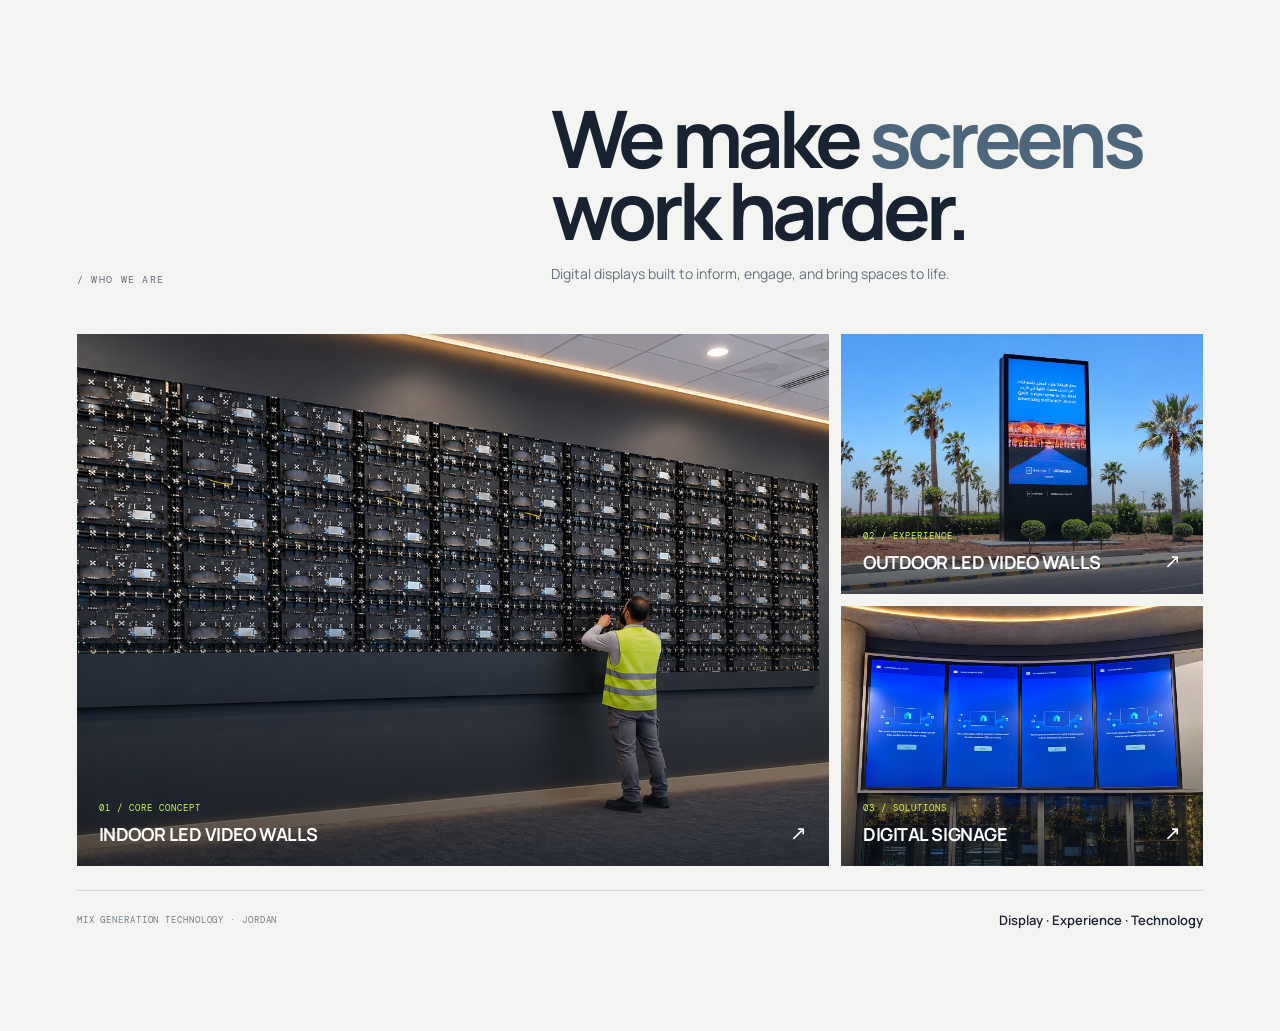
<file: MIXGT_WhoWeAre_ONLY.html>
<!doctype html>
<html lang="en">
<head>
  <meta charset="UTF-8">
  <meta name="viewport" content="width=device-width, initial-scale=1.0">
  <title>MIXGT — Who We Are</title>

  <link rel="preconnect" href="https://fonts.googleapis.com">
  <link rel="preconnect" href="https://fonts.gstatic.com" crossorigin>
  <link href="https://fonts.googleapis.com/css2?family=DM+Mono:wght@400;500&family=Manrope:wght@400;500;600;700;800&display=swap" rel="stylesheet">

  <style>
    * {
      box-sizing: border-box;
    }

    body {
      margin: 0;
      font-family: "Manrope", sans-serif;
      background: #f4f5f2;
      color: #182231;
    }

    .who-visual {
      position: relative;
      padding: clamp(70px, 8vw, 115px) clamp(24px, 6vw, 90px);
      background: #f4f5f2;
      overflow: hidden;
    }

    .who-visual-head {
      display: grid;
      grid-template-columns: .8fr 1.2fr;
      gap: 40px;
      align-items: end;
      margin-bottom: 48px;
    }

    .who-visual-label {
      margin: 0;
      font: 10px "DM Mono", monospace;
      letter-spacing: .13em;
      color: #66717d;
      text-transform: uppercase;
    }

    .who-visual-title {
      margin: 0;
      color: #182231;
      font-size: clamp(44px, 6.2vw, 86px);
      line-height: .9;
      letter-spacing: -.065em;
      max-width: 900px;
    }

    .who-visual-title em {
      font-style: normal;
      color: #4e667b;
    }

    .who-visual-sub {
      margin: 18px 0 0;
      max-width: 500px;
      color: #65717d;
      font-size: 14px;
      line-height: 1.6;
    }

    .who-screen-grid {
      display: grid;
      grid-template-columns: 1.35fr .65fr;
      grid-template-rows: 260px 260px;
      gap: 12px;
    }

    .who-screen-card {
      position: relative;
      overflow: hidden;
      background: #152334;
      min-height: 0;
    }

    .who-screen-card.main {
      grid-row: 1 / 3;
    }

    .who-screen-card img {
      width: 100%;
      height: 100%;
      object-fit: cover;
      display: block;
      transition: transform .7s ease;
    }

    .who-screen-card:hover img {
      transform: scale(1.035);
    }

    .who-screen-card::after {
      content: "";
      position: absolute;
      inset: 0;
      background: linear-gradient(
        180deg,
        transparent 45%,
        rgba(8, 16, 25, .72)
      );
      pointer-events: none;
    }

    .who-screen-meta {
      position: absolute;
      left: 22px;
      right: 22px;
      bottom: 20px;
      z-index: 2;
      display: flex;
      justify-content: space-between;
      align-items: end;
      gap: 20px;
      color: #fff;
    }

    .who-screen-meta span {
      font: 9px "DM Mono", monospace;
      letter-spacing: .11em;
      color: #caff48;
      text-transform: uppercase;
    }

    .who-screen-meta strong {
      display: block;
      margin-top: 6px;
      font-size: 18px;
      letter-spacing: -.025em;
    }

    .who-screen-meta b {
      font-size: 20px;
      font-weight: 400;
    }

    .who-visual-bottom {
      display: flex;
      justify-content: space-between;
      align-items: center;
      margin-top: 24px;
      padding-top: 20px;
      border-top: 1px solid rgba(24, 34, 49, .14);
    }

    .who-visual-bottom span {
      font: 9px "DM Mono", monospace;
      color: #737e89;
      letter-spacing: .1em;
    }

    .who-visual-bottom strong {
      color: #182231;
      font-size: 13px;
      font-weight: 600;
    }

    @media (max-width: 760px) {
      .who-visual-head {
        grid-template-columns: 1fr;
        gap: 22px;
      }

      .who-screen-grid {
        grid-template-columns: 1fr;
        grid-template-rows: 360px 210px 210px;
      }

      .who-screen-card.main {
        grid-row: auto;
      }

      .who-visual-bottom {
        display: block;
      }

      .who-visual-bottom strong {
        display: block;
        margin-top: 8px;
      }
    }
  </style>
</head>

<body>

  <!-- WHO WE ARE ONLY -->
  <section class="who-visual">

    <div class="who-visual-head">
      <p class="who-visual-label">/ Who we are</p>

      <div>
        <h1 class="who-visual-title">
          We make <em>screens</em> work harder.
        </h1>

        <p class="who-visual-sub">
          Digital displays built to inform, engage, and bring spaces to life.
        </p>
      </div>
    </div>

    <div class="who-screen-grid">

      <article class="who-screen-card main">
        <img
          src="0acd24d0-8b84-4612-ad0e-e70edf54e8fe.png"
          alt="Large LED video wall in a retail environment"
        >

        <div class="who-screen-meta">
          <div>
            <span>01 / Core concept</span>
            <strong> INDOOR LED VIDEO WALLS</strong>
          </div>
          <b>↗</b>
        </div>
      </article>

      <article class="who-screen-card">
        <img
          src="0e772ddb-c4f7-4c85-a0e8-b72c4161400b.png"
          alt="Digital displays in a retail space"
        >

        <div class="who-screen-meta">
          <div>
            <span>02 / Experience</span>
            <strong>OUTDOOR LED VIDEO WALLS</strong>
          </div>
          <b>↗</b>
        </div>
      </article>

      <article class="who-screen-card">
        <img
          src="c35baabc-8154-40c3-87e0-099a1add8c53.png"
          alt="Commercial video wall installation"
        >

        <div class="who-screen-meta">
          <div>
            <span>03 / Solutions</span>
            <strong>DIGITAL SIGNAGE</strong>
          </div>
          <b>↗</b>
        </div>
      </article>

    </div>

    <div class="who-visual-bottom">
      <span>MIX GENERATION TECHNOLOGY · JORDAN</span>
      <strong>Display · Experience · Technology</strong>
    </div>

  </section>

</body>
</html>
</file>
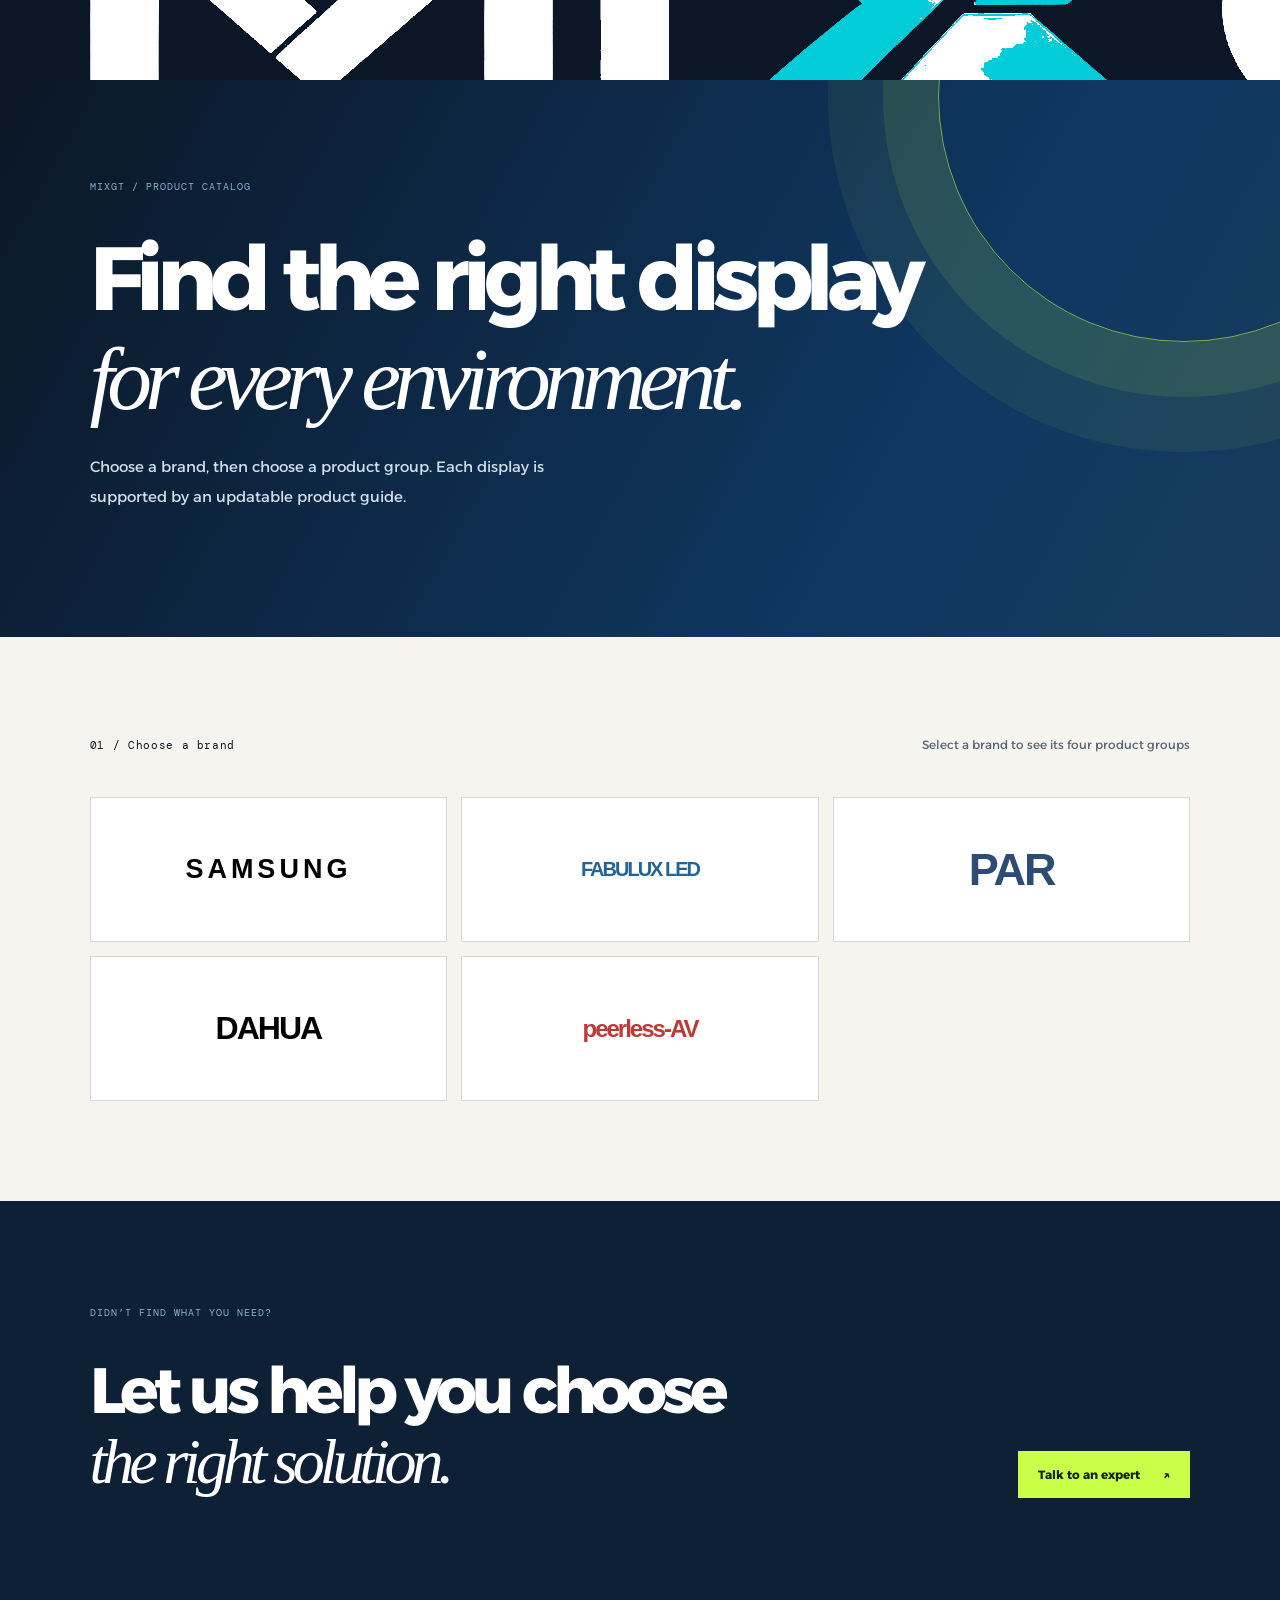
<file: products.html>
<!doctype html>
<html lang="en"><head><meta charset="UTF-8" /><meta name="viewport" content="width=device-width, initial-scale=1.0" /><meta name="description" content="Professional display product groups and guides from MixGT." /><title>MixGT Displays | Product catalog</title><link rel="preconnect" href="https://fonts.googleapis.com" /><link rel="preconnect" href="https://fonts.gstatic.com" crossorigin /><link href="https://fonts.googleapis.com/css2?family=Alexandria:wght@400;500;600;700&family=DM+Mono:wght@400;500&display=swap" rel="stylesheet" /><link rel="stylesheet" href="catalog.css" /><style>.groups-section{padding:88px 7vw;background:#fff}.group-grid{display:grid;grid-template-columns:repeat(4,1fr);gap:14px}.group-card{min-height:210px;border:1px solid var(--line);background:var(--paper);padding:24px;text-align:left;cursor:pointer;transition:.2s;position:relative}.group-card:hover{transform:translateY(-5px);border-color:#4c89cd;box-shadow:0 15px 34px rgba(12,20,32,.09)}.group-card>span{font:10px "DM Mono";color:#5584b5}.group-card h3{font-size:26px;letter-spacing:-.06em;margin:38px 0 10px}.group-card p{font-size:11px;line-height:1.7;color:#687482;margin:0;max-width:150px}.group-card b{position:absolute;bottom:20px;right:22px;color:#397ec0}.empty-group{margin:0;padding:28px;background:#fff;font-size:13px;line-height:1.8;color:#596574}@media(max-width:700px){.groups-section{padding:70px 6vw}.group-grid{grid-template-columns:repeat(2,1fr);gap:10px}.group-card{min-height:175px;padding:18px}.group-card h3{font-size:22px;margin-top:25px}}</style></head>
<body><header class="catalog-header"><a class="catalog-brand" href="index.html">
    <img src="MIXGT_logo_navbar_clean (1).png" alt="MIXGT Logo">
</a><a href="index.html" class="back-link">Back to home <b>↗</b></a></header><main><section class="catalog-hero"><p class="eyebrow">MIXGT / PRODUCT CATALOG</p><h1>Find the right display<br /><em>for every environment.</em></h1><p>Choose a brand, then choose a product group. Each display is supported by an updatable product guide.</p></section><section class="brands-section"><div class="section-title"><p>01 / Choose a brand</p><span>Select a brand to see its four product groups</span></div><div class="brand-grid" id="brandGrid"></div></section><section class="groups-section" id="groups" hidden><div class="section-title"><p>02 / Choose a group</p><span id="selectedBrandLabel"></span></div><div class="group-grid" id="groupGrid"></div></section><section class="products-section" id="products" hidden><div class="products-heading"><div><p class="eyebrow">03 / Available displays</p><h2 id="selectedGroup">Displays</h2></div><button id="backToGroups" class="clear-filter">← Back to groups</button></div><div class="product-grid" id="productGrid"></div></section><section class="catalog-cta"><div><p class="eyebrow">Didn’t find what you need?</p><h2>Let us help you choose<br /><em>the right solution.</em></h2></div><a href="mailto:info@mixgt.com">Talk to an expert <span>↗</span></a></section></main><div class="modal" id="productModal" aria-hidden="true"><div class="modal-backdrop" data-close></div><section class="modal-card" role="dialog" aria-modal="true" aria-labelledby="modalTitle"><button class="modal-close" data-close aria-label="Close">×</button><div class="modal-visual" id="modalVisual"><span id="modalBrand"></span><div class="screen-shape"></div></div><div class="modal-content"><p class="eyebrow" id="modalCategory"></p><h2 id="modalTitle"></h2><p class="modal-description" id="modalDescription"></p><section class="manual-section"><span>Product documentation</span><p>Technical details, available models, and current specifications are maintained in the product PDF.</p><div id="modalManual"></div></section><div class="use-case"><span>Recommended use</span><p id="modalUse"></p></div><a href="mailto:info@mixgt.com?subject=Product%20enquiry" class="quote-link">Request a quote <b>↗</b></a></div></section></div><script src="catalog.js"></script></body></html>
</file>
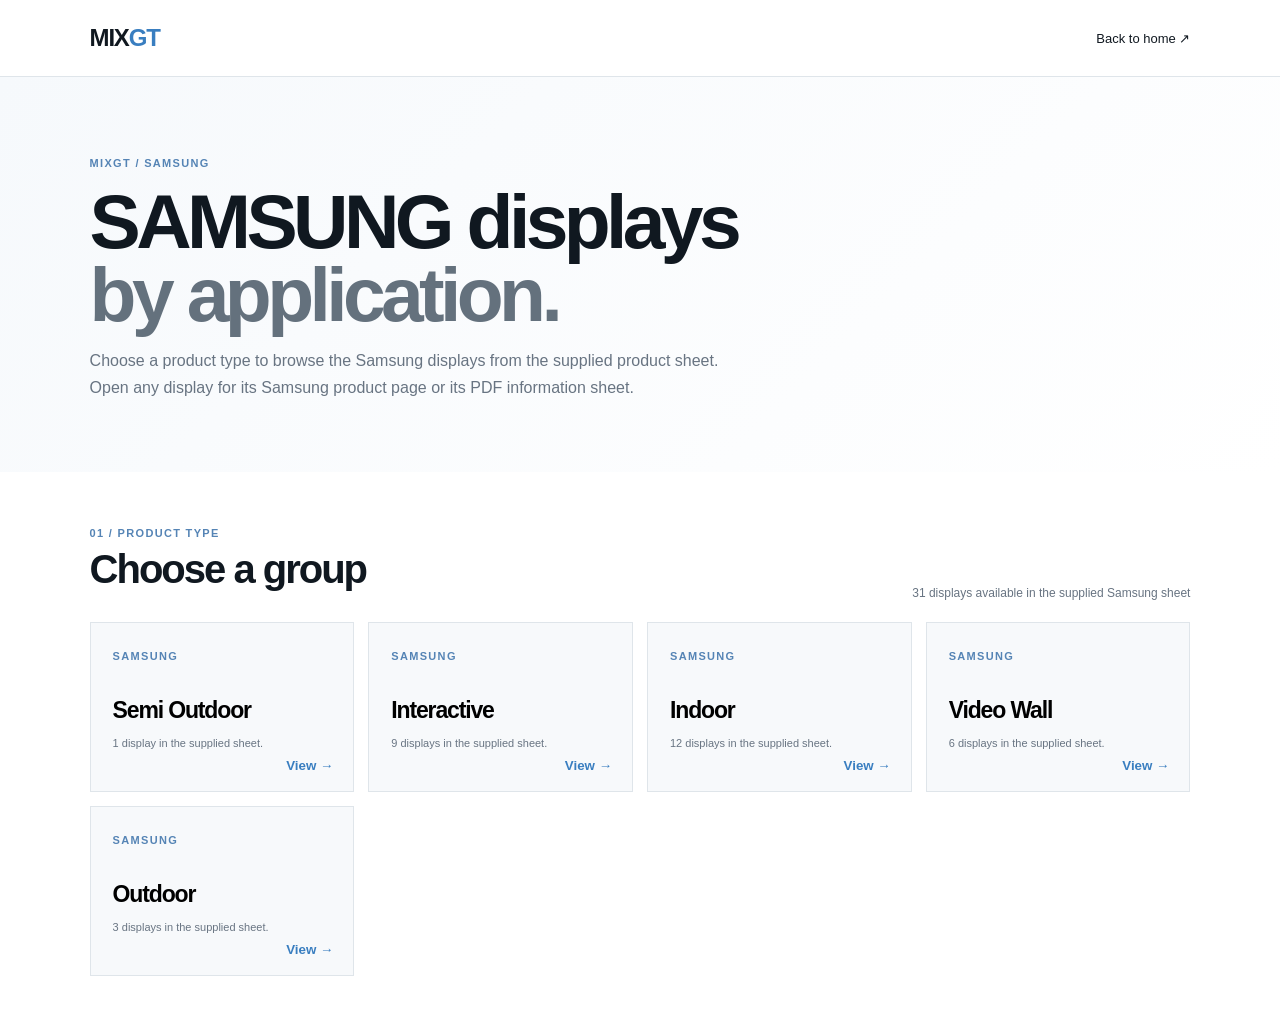
<file: samsung_catalog.html>
<!doctype html>
<html lang="en">
<head>
<meta charset="UTF-8">
<meta name="viewport" content="width=device-width, initial-scale=1.0">
<meta name="description" content="SAMSUNG professional display product catalog from MixGT.">
<title>MixGT | SAMSUNG Displays</title>
<style>
:root{--ink:#101820;--muted:#687482;--line:#dfe5ea;--paper:#f7f9fb;--blue:#397ec0}
*{box-sizing:border-box} body{margin:0;color:var(--ink);font-family:Arial,Helvetica,sans-serif;background:#fff}
a{color:inherit} .header{display:flex;justify-content:space-between;align-items:center;padding:24px 7vw;border-bottom:1px solid var(--line)}
.brand{font-weight:800;letter-spacing:-.05em;font-size:24px} .brand span{color:var(--blue)} .back{text-decoration:none;font-size:13px}
.hero{padding:80px 7vw 55px;background:linear-gradient(135deg,#f6f9fc,#fff)} .eyebrow{font-size:11px;letter-spacing:.12em;text-transform:uppercase;color:#5584b5;font-weight:700}
h1{font-size:clamp(42px,6vw,78px);line-height:.95;letter-spacing:-.06em;margin:16px 0} h1 em{font-style:normal;color:#64717d}
.hero p{max-width:650px;color:var(--muted);line-height:1.7}
.section{padding:55px 7vw} .section-title{display:flex;justify-content:space-between;gap:20px;align-items:end;margin-bottom:22px}
.section-title span{color:var(--muted);font-size:12px} .group-grid,.product-grid{display:grid;grid-template-columns:repeat(4,1fr);gap:14px}
.group{min-height:170px;border:1px solid var(--line);background:var(--paper);padding:22px;text-align:left;cursor:pointer;transition:.2s;position:relative}
.group:hover{transform:translateY(-4px);border-color:#4c89cd;box-shadow:0 15px 34px rgba(12,20,32,.09)}
.group h3{font-size:23px;margin:35px 0 10px;letter-spacing:-.05em} .group p{font-size:11px;color:var(--muted);line-height:1.6}
.group b{position:absolute;right:20px;bottom:18px;color:var(--blue)} .products-heading{display:flex;justify-content:space-between;align-items:end;margin-bottom:25px}
h2{font-size:40px;letter-spacing:-.05em;margin:8px 0} .backbtn{border:1px solid var(--line);background:white;padding:11px 15px;cursor:pointer}
.product{border:1px solid var(--line);background:#fff;padding:18px;min-height:270px;display:flex;flex-direction:column}
.visual{height:130px;background:linear-gradient(145deg,#111820,#27313b);display:flex;align-items:center;justify-content:center;margin-bottom:17px;position:relative;overflow:hidden}
.screen{width:74%;height:65%;border:5px solid #1e252c;background:linear-gradient(135deg,#1b6fae,#08131e);box-shadow:0 7px 0 #111;border-radius:2px}
.badge{position:absolute;top:9px;left:9px;color:#fff;font-size:9px;letter-spacing:.08em;text-transform:uppercase;background:rgba(0,0,0,.35);padding:6px 8px}
.product small{color:#5584b5;font-weight:700;font-size:10px} .product h3{margin:7px 0 4px;font-size:20px;letter-spacing:-.04em}
.code{font:10px monospace;color:var(--muted);margin-bottom:14px;word-break:break-all}
.actions{margin-top:auto;display:grid;grid-template-columns:1fr 1fr;gap:8px} .actions a{text-decoration:none;text-align:center;padding:10px 8px;font-size:11px;font-weight:700;border:1px solid var(--line)}
.actions a:first-child{background:#101820;color:white;border-color:#101820} .actions a:hover{opacity:.82}
.empty{padding:30px;background:var(--paper);color:var(--muted)} .hidden{display:none}
.modal{position:fixed;inset:0;display:none;align-items:center;justify-content:center;padding:25px;z-index:20} .modal.open{display:flex}
.modal-bg{position:absolute;inset:0;background:rgba(8,15,22,.58)} .modal-card{position:relative;z-index:1;background:#fff;max-width:850px;width:100%;display:grid;grid-template-columns:40% 60%;box-shadow:0 25px 70px rgba(0,0,0,.25);max-height:90vh;overflow:auto}
.modal-visual{min-height:430px;background:linear-gradient(145deg,#0e151c,#2e3a45);display:flex;align-items:center;justify-content:center;position:relative}
.modal-visual .screen{width:78%;height:45%;border-width:8px} .modal-content{padding:40px} .modal-content h2{font-size:38px}
.modal-content p{color:var(--muted);line-height:1.7} .detail{margin-top:25px;border-top:1px solid var(--line);padding-top:18px}
.detail-row{display:flex;justify-content:space-between;gap:20px;padding:8px 0;font-size:12px;border-bottom:1px solid #eef1f3} .detail-row b{font-weight:700}
.modal-actions{display:grid;grid-template-columns:1fr 1fr;gap:10px;margin-top:25px} .modal-actions a{padding:13px;text-align:center;text-decoration:none;border:1px solid var(--line);font-weight:700;font-size:12px}
.modal-actions a:first-child{background:#101820;color:#fff;border-color:#101820} .close{position:absolute;right:14px;top:10px;border:0;background:transparent;font-size:30px;cursor:pointer;z-index:2}
@media(max-width:850px){.group-grid,.product-grid{grid-template-columns:repeat(2,1fr)} .modal-card{grid-template-columns:1fr} .modal-visual{min-height:220px}}
@media(max-width:520px){.group-grid,.product-grid{grid-template-columns:1fr} .header,.hero,.section{padding-left:6vw;padding-right:6vw}}
</style>
</head>
<body>
<header class="header"><div class="brand">MIX<span>GT</span></div><a class="back" href="index.html">Back to home ↗</a></header>
<main>
<section class="hero"><div class="eyebrow">MIXGT / SAMSUNG</div><h1>SAMSUNG displays<br><em>by application.</em></h1><p>Choose a product type to browse the Samsung displays from the supplied product sheet. Open any display for its Samsung product page or its PDF information sheet.</p></section>
<section class="section">
  <div class="section-title"><div><div class="eyebrow">01 / Product type</div><h2>Choose a group</h2></div><span>31 displays available in the supplied Samsung sheet</span></div>
  <div class="group-grid" id="groups"></div>
</section>
<section class="section hidden" id="productsSection">
  <div class="products-heading"><div><div class="eyebrow">02 / Available displays</div><h2 id="selectedGroup"></h2></div><button class="backbtn" id="backBtn">← Back to groups</button></div>
  <div class="product-grid" id="products"></div>
</section>
</main>
<div class="modal" id="modal">
  <div class="modal-bg" id="modalBg"></div>
  <section class="modal-card">
    <button class="close" id="close">×</button>
    <div class="modal-visual"><span class="badge" id="mCat"></span><div class="screen"></div></div>
    <div class="modal-content">
      <div class="eyebrow">SAMSUNG DISPLAY</div><h2 id="mTitle"></h2>
      <p>Product information from the supplied Samsung product sheet.</p>
      <div class="detail">
        <div class="detail-row"><span>Long Code</span><b id="mCode"></b></div>
        <div class="detail-row"><span>Type</span><b id="mType"></b></div>
      </div>
      <div class="modal-actions"><a id="mLink" target="_blank" rel="noopener">Open screen link ↗</a><a id="mPdf" target="_blank">Open PDF ↗</a></div>
    </div>
  </section>
</div>
<script>
const PRODUCTS = [{"no": 1, "name": "OM55N-D", "code": "LH55OMNDPGB/EN", "link": "https://www.samsung.com/ie/smart-signage/outdoor-signage/windowdisplay-omn-d-series-lh55omndpgb-en/", "category": "Semi Outdoor", "pdf": "samsung-pdfs/OM55N-D_LH55OMNDPGB_EN.pdf"}, {"no": 2, "name": "WM85B", "code": "LH85WMBWLGCXUE", "link": "https://www.samsung.com/sa_en/business/smart-signage/interactive-display/flip-pro-wm85b-interactive-display-lh85wmbwlgcxue/", "category": "Interactive", "pdf": "samsung-pdfs/WM85B_LH85WMBWLGCXUE.pdf"}, {"no": 3, "name": "WM75B", "code": "LH75WMBWLGCXUE", "link": "https://www.samsung.com/sa_en/business/smart-signage/interactive-display/flip-pro-wm75b-interactive-display-lh75wmbwlgcxue/", "category": "Interactive", "pdf": "samsung-pdfs/WM75B_LH75WMBWLGCXUE.pdf"}, {"no": 5, "name": "OM55B", "code": "LH55OMBEBGBXUE", "link": "https://www.samsung.com/sa_en/business/smart-signage/video-wall/vmb-u-fhd-1080p-500nit-ip5x-35mm-lh55vmbubgbxue/", "category": "Indoor", "pdf": "samsung-pdfs/OM55B_LH55OMBEBGBXUE.pdf"}, {"no": 6, "name": "QM55B-T", "code": "LH55QMBTBGCXUE", "link": "https://www.samsung.com/ae/business/smart-signage/uhd-4k-signage/crystal-uhd-signage-qmc-lh55qmcebgcxue/", "category": "Interactive", "pdf": "samsung-pdfs/QM55B-T_LH55QMBTBGCXUE.pdf"}, {"no": 7, "name": "QM43B-T", "code": "LH43QMBTBGCXUE", "link": "https://www.samsung.com/sa_en/business/smart-signage/interactive-display/qmb-t-uhd-4k-capacitive-touch-8ms-lh43qmbtbgcxue/", "category": "Interactive", "pdf": "samsung-pdfs/QM43B-T_LH43QMBTBGCXUE.pdf"}, {"no": 8, "name": "VM46B-U", "code": "LH46VMBUBGBXUE", "link": "https://www.samsung.com/ae/smart-signage/video-wall/vmb-u-46-inch-fhd-1080p-500nit-ip5x-35mm-lh46vmbubgbxue/", "category": "Video Wall", "pdf": "samsung-pdfs/VM46B-U_LH46VMBUBGBXUE.pdf"}, {"no": 9, "name": "VH55C-R", "code": "LH55VHCRBGBXUE", "link": "https://www.samsung.com/sa_en/smart-signage/video-wall/vhr-r-55-inch-fhd-1080p-700nit-ip5x-0-88mm-lh55vhrrbgbxue/", "category": "Video Wall", "pdf": "samsung-pdfs/VH55C-R_LH55VHCRBGBXUE.pdf"}, {"no": 10, "name": "VM55C-R", "code": "LH55VMCRBGBXUE", "link": "https://www.samsung.com/eg/business/smart-signage/video-wall/vmb-r-fhd-1080p-500nit-ip5x-088mm-lh55vmbrbgbxue/", "category": "Video Wall", "pdf": "samsung-pdfs/VM55C-R_LH55VMCRBGBXUE.pdf"}, {"no": 11, "name": "VM55B-R", "code": "LH55VMBRBGBXUE", "link": "https://www.samsung.com/eg/business/smart-signage/video-wall/vmb-r-fhd-1080p-500nit-ip5x-088mm-lh55vmbrbgbxue/", "category": "Video Wall", "pdf": "samsung-pdfs/VM55B-R_LH55VMBRBGBXUE.pdf"}, {"no": 12, "name": "VM55B-U", "code": "LH55VMBUBGBXUE", "link": "https://www.samsung.com/ae/smart-signage/video-wall/vmb-u-46-inch-fhd-1080p-500nit-ip5x-35mm-lh46vmbubgbxue/", "category": "Video Wall", "pdf": "samsung-pdfs/VM55B-U_LH55VMBUBGBXUE.pdf"}, {"no": 13, "name": "WA75F", "code": "LH75WAFWLGCXUE", "link": "https://www.samsung.com/levant/business/smart-signage/interactive-display/interactive-display-waf-lh75wafwlgcxue/", "category": "Interactive", "pdf": "samsung-pdfs/WA75F_LH75WAFWLGCXUE.pdf"}, {"no": 14, "name": "VM55C-E", "code": "LH55VMCEBGBXUE", "link": "https://www.samsung.com/my/business/smart-signage/video-wall/vmc-e-extreme-narrow-bezel-video-wall-fhd-1080p-500nit-ip5x-174mm-lh55vmcebgbxxs/?srsltid=AfmBOopVN12SHL4Lg_AF7cgwmnnIF7jcUpJGvoRt0QUj7sCXSzLO2AKY", "category": "Video Wall", "pdf": "samsung-pdfs/VM55C-E_LH55VMCEBGBXUE.pdf"}, {"no": 15, "name": "QM55C", "code": "LH55QMCEBGCXUE", "link": "https://www.samsung.com/ae/business/smart-signage/uhd-4k-signage/crystal-uhd-signage-qmc-lh55qmcebgcxue/", "category": "Indoor", "pdf": "samsung-pdfs/QM55C_LH55QMCEBGCXUE.pdf"}, {"no": 16, "name": "OH55DX", "code": "LH55OHDEBGBXUE", "link": "https://www.samsung.com/ae/smart-signage/outdoor-signage/outdoor-signage-oh55a-55-inch-smart-signage-oh55a-lh55ohaebgbxue/", "category": "Outdoor", "pdf": "samsung-pdfs/OH55DX_LH55OHDEBGBXUE.pdf"}, {"no": 17, "name": "WA86F", "code": "LH56WAFWLGCXUE", "link": "https://www.samsung.com/sa_en/smart-signage/interactive-display/waf-65-inch-lh65wafwlgcxue/", "category": "Interactive", "pdf": "samsung-pdfs/WA86F_LH56WAFWLGCXUE.pdf"}, {"no": 18, "name": "QM85C", "code": "LH85QMCEBGCXUE", "link": "https://www.samsung.com/ae/business/smart-signage/uhd-4k-signage/crystal-uhd-signage-qmc-lh85qmcebgcxue/", "category": "Indoor", "pdf": "samsung-pdfs/QM85C_LH85QMCEBGCXUE.pdf"}, {"no": 19, "name": "QM75C", "code": "LH75QMCEBGCXUE", "link": "https://www.samsung.com/ae/business/smart-signage/uhd-4k-signage/crystal-uhd-signage-qmc-lh85qmcebgcxue/", "category": "Indoor", "pdf": "samsung-pdfs/QM75C_LH75QMCEBGCXUE.pdf"}, {"no": 20, "name": "QH50C", "code": "LH50QHCEBGCXUE", "link": "https://www.samsung.com/ae/business/smart-signage/uhd-4k-signage/crystal-uhd-signage-qhc-lh50qhcebgcxue/", "category": "Indoor", "pdf": "samsung-pdfs/QH50C_LH50QHCEBGCXUE.pdf"}, {"no": 21, "name": "WA65F", "code": "LH65WAFWLGCXUE", "link": "https://www.samsung.com/levant/business/smart-signage/interactive-display/interactive-display-waf-lh65wafwlgcxue/", "category": "Interactive", "pdf": "samsung-pdfs/WA65F_LH65WAFWLGCXUE.pdf"}, {"no": 22, "name": "WM65B", "code": "LH65WMBWBGCXUE", "link": "https://www.samsung.com/levant/business/smart-signage/interactive-display/flip-pro-wm65b-interactive-display-lh65wmbwbgcxue/", "category": "Interactive", "pdf": "samsung-pdfs/WM65B_LH65WMBWBGCXUE.pdf"}, {"no": 23, "name": "OH55A-S", "code": "LH55OHAOSGBXUE", "link": "https://www.samsung.com/ae/business/smart-signage/outdoor-signage/outdoor-signage-oh55a-s-fhd-4k-3500nit-ip5x-lh55ohaesgbxue/", "category": "Outdoor", "pdf": "samsung-pdfs/OH55A-S_LH55OHAOSGBXUE.pdf"}, {"no": 24, "name": "WM55B", "code": "LH55WMBWBGCXUE", "link": "https://www.samsung.com/sa_en/business/smart-signage/interactive-display/flip-pro-wm55b-interactive-display-lh55wmbwbgcxue/", "category": "Interactive", "pdf": "samsung-pdfs/WM55B_LH55WMBWBGCXUE.pdf"}, {"no": 25, "name": "QM43C", "code": "LH43QMCEPGCXUE", "link": "https://www.samsung.com/levant/business/smart-signage/uhd-4k-signage/crystal-uhd-signage-qmc-lh43qmcepgcxue/", "category": "Indoor", "pdf": "samsung-pdfs/QM43C_LH43QMCEPGCXUE.pdf"}, {"no": 26, "name": "QM65C", "code": "LH65QMCEBGCXUE", "link": "https://www.samsung.com/ae/business/smart-signage/uhd-4k-signage/crystal-uhd-signage-qmc-lh65qmcebgcxue/", "category": "Indoor", "pdf": "samsung-pdfs/QM65C_LH65QMCEBGCXUE.pdf"}, {"no": 27, "name": "QM50C", "code": "LH50QMCEPGCXUE", "link": "https://www.samsung.com/levant/business/smart-signage/uhd-4k-signage/crystal-uhd-signage-qmc-lh50qmcepgcxue/", "category": "Indoor", "pdf": "samsung-pdfs/QM50C_LH50QMCEPGCXUE.pdf"}, {"no": 28, "name": "QM32C", "code": "LH32QMCEBGCXUE", "link": "https://www.samsung.com/ae/business/smart-signage/uhd-4k-signage/crystal-uhd-signage-qmc-lh32qmcebgcxue/", "category": "Indoor", "pdf": "samsung-pdfs/QM32C_LH32QMCEBGCXUE.pdf"}, {"no": 29, "name": "OH24B", "code": "LH24OHBEBGBXUE", "link": "https://www.samsung.com/uk/business/smart-signage/outdoor-signage/outdoor-signage-oh24b-fhd-1500nit-ip66-lh24ohbebgbxen/", "category": "Outdoor", "pdf": "samsung-pdfs/OH24B_LH24OHBEBGBXUE.pdf"}, {"no": 30, "name": "SH37C", "code": "LH37SHCEBGBXUE", "link": "http://samsung.com/ie/business/smart-signage/others/stretched-display-sh37c-lh37shcebgbxen/", "category": "Indoor", "pdf": "samsung-pdfs/SH37C_LH37SHCEBGBXUE.pdf"}, {"no": 31, "name": "QM98C", "code": "LH98QMCEBGCXUE", "link": "https://www.samsung.com/sa_en/smart-signage/uhd-4k-signage/uhd-signage-qm98c-98-inch-lh98qmcebgcxue/", "category": "Indoor", "pdf": "samsung-pdfs/QM98C_LH98QMCEBGCXUE.pdf"}, {"no": 32, "name": "QHFX", "code": "LH115QHFEBGXUE", "link": "https://www.samsung.com/sa_en/smart-signage/uhd-4k-signage/supersized-uhd-signage-qhfx-115-inch-portrait-antiglare-lh115qhfebgxue/", "category": "Indoor", "pdf": "samsung-pdfs/QHFX_LH115QHFEBGXUE.pdf"}];
const categories = [...new Set(PRODUCTS.map(p => p.category))];
const groups = document.getElementById('groups');
const productsSection = document.getElementById('productsSection');
const productsEl = document.getElementById('products');
const selectedGroup = document.getElementById('selectedGroup');
const modal = document.getElementById('modal');

function showGroup(cat) {
  selectedGroup.textContent = cat;
  const list = PRODUCTS.filter(p => p.category === cat);
  productsEl.innerHTML = list.length ? list.map(p => `
    <article class="product">
      <div class="visual"><span class="badge">${p.category}</span><div class="screen"></div></div>
      <small>SAMSUNG</small><h3>${p.name}</h3><div class="code">${p.code}</div>
      <div class="actions"><a href="${p.link}" target="_blank" rel="noopener">Screen link ↗</a><a href="${p.pdf}" target="_blank">PDF ↗</a></div>
    </article>`).join('') : '<div class="empty">No displays found in this group.</div>';
  productsSection.classList.remove('hidden');
  productsSection.scrollIntoView({behavior:'smooth',block:'start'});
}
groups.innerHTML = categories.map(cat => {
  const count = PRODUCTS.filter(p => p.category === cat).length;
  return `<button class="group" onclick="showGroup('${cat.replace(/'/g,"\\'")}')"><div class="eyebrow">SAMSUNG</div><h3>${cat}</h3><p>${count} display${count===1?'':'s'} in the supplied sheet.</p><b>View →</b></button>`;
}).join('');

document.getElementById('backBtn').onclick = () => {
  productsSection.classList.add('hidden');
  document.querySelector('.section').scrollIntoView({behavior:'smooth'});
};

function openModal(p) {
  document.getElementById('mCat').textContent = p.category;
  document.getElementById('mTitle').textContent = p.name;
  document.getElementById('mCode').textContent = p.code;
  document.getElementById('mType').textContent = p.category;
  document.getElementById('mLink').href = p.link;
  document.getElementById('mPdf').href = p.pdf;
  modal.classList.add('open');
}
document.getElementById('close').onclick = () => modal.classList.remove('open');
document.getElementById('modalBg').onclick = () => modal.classList.remove('open');
</script>
</body>
</html>
</file>
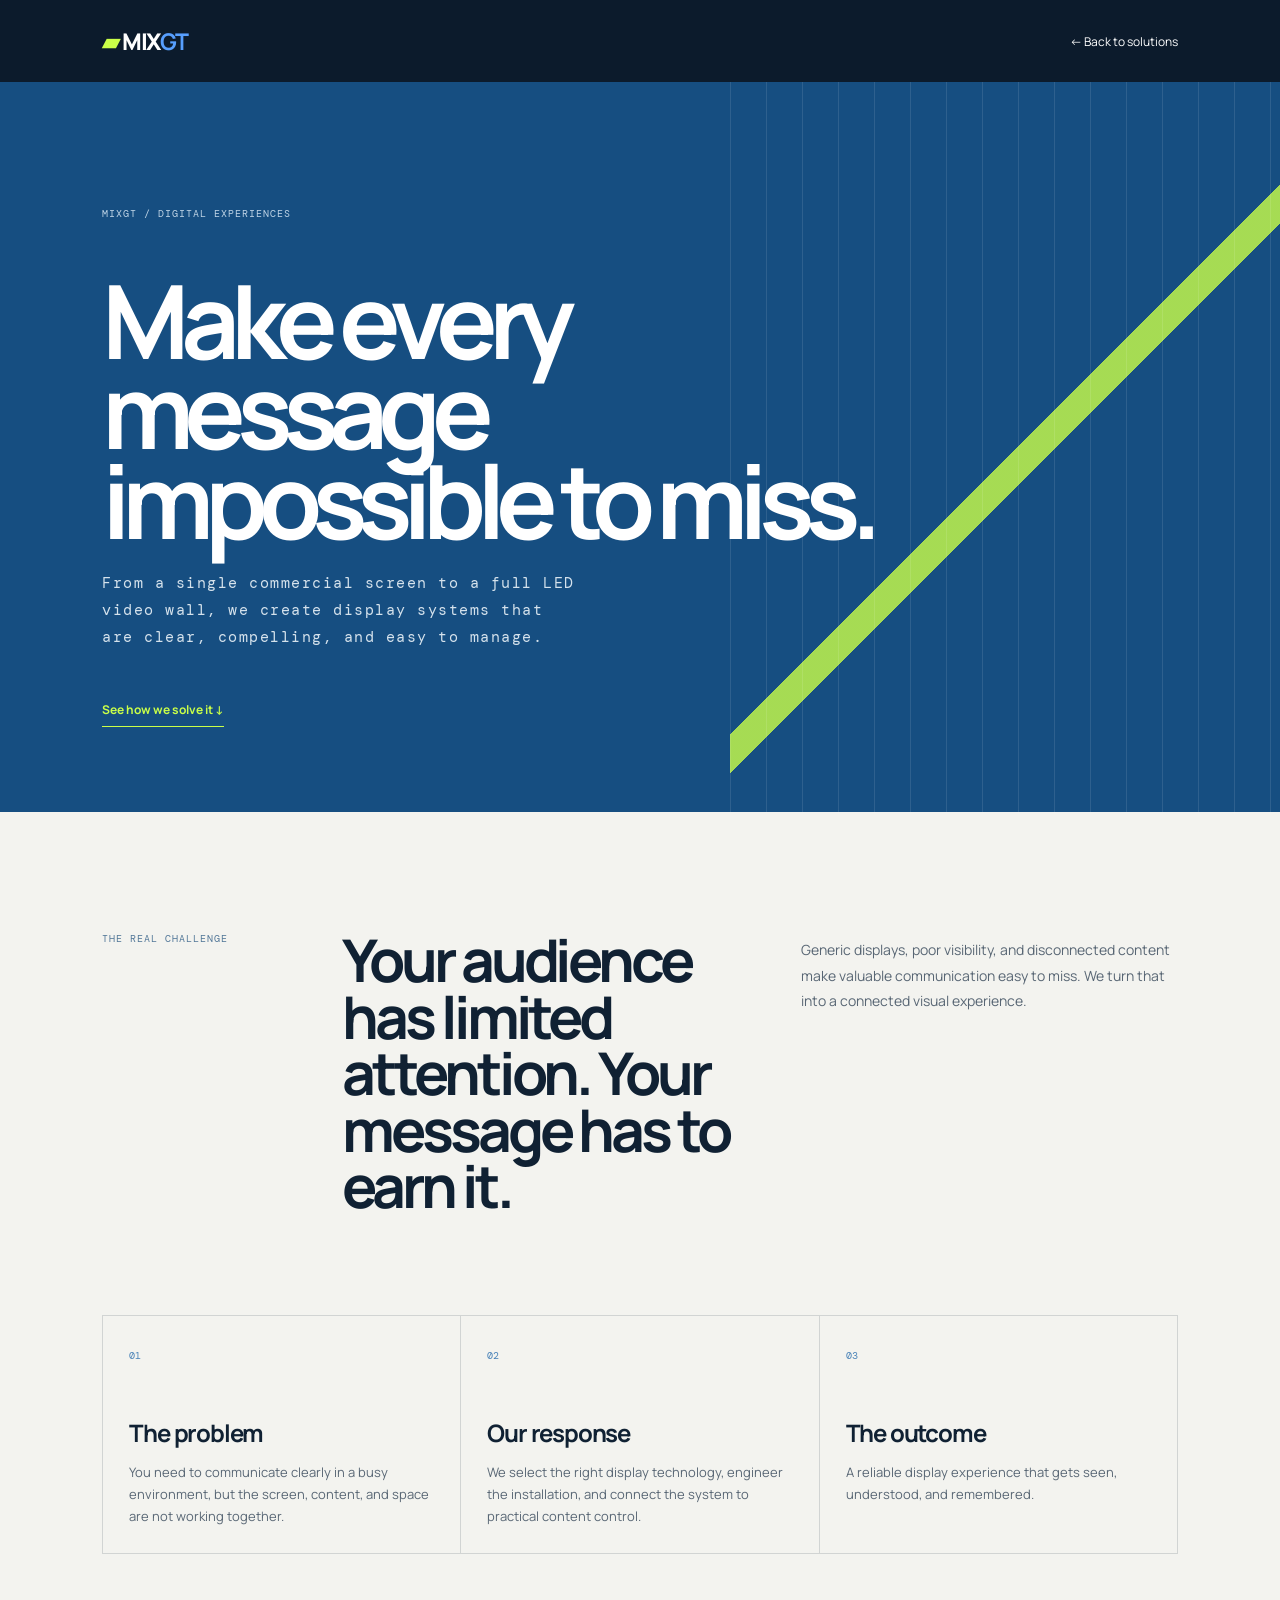
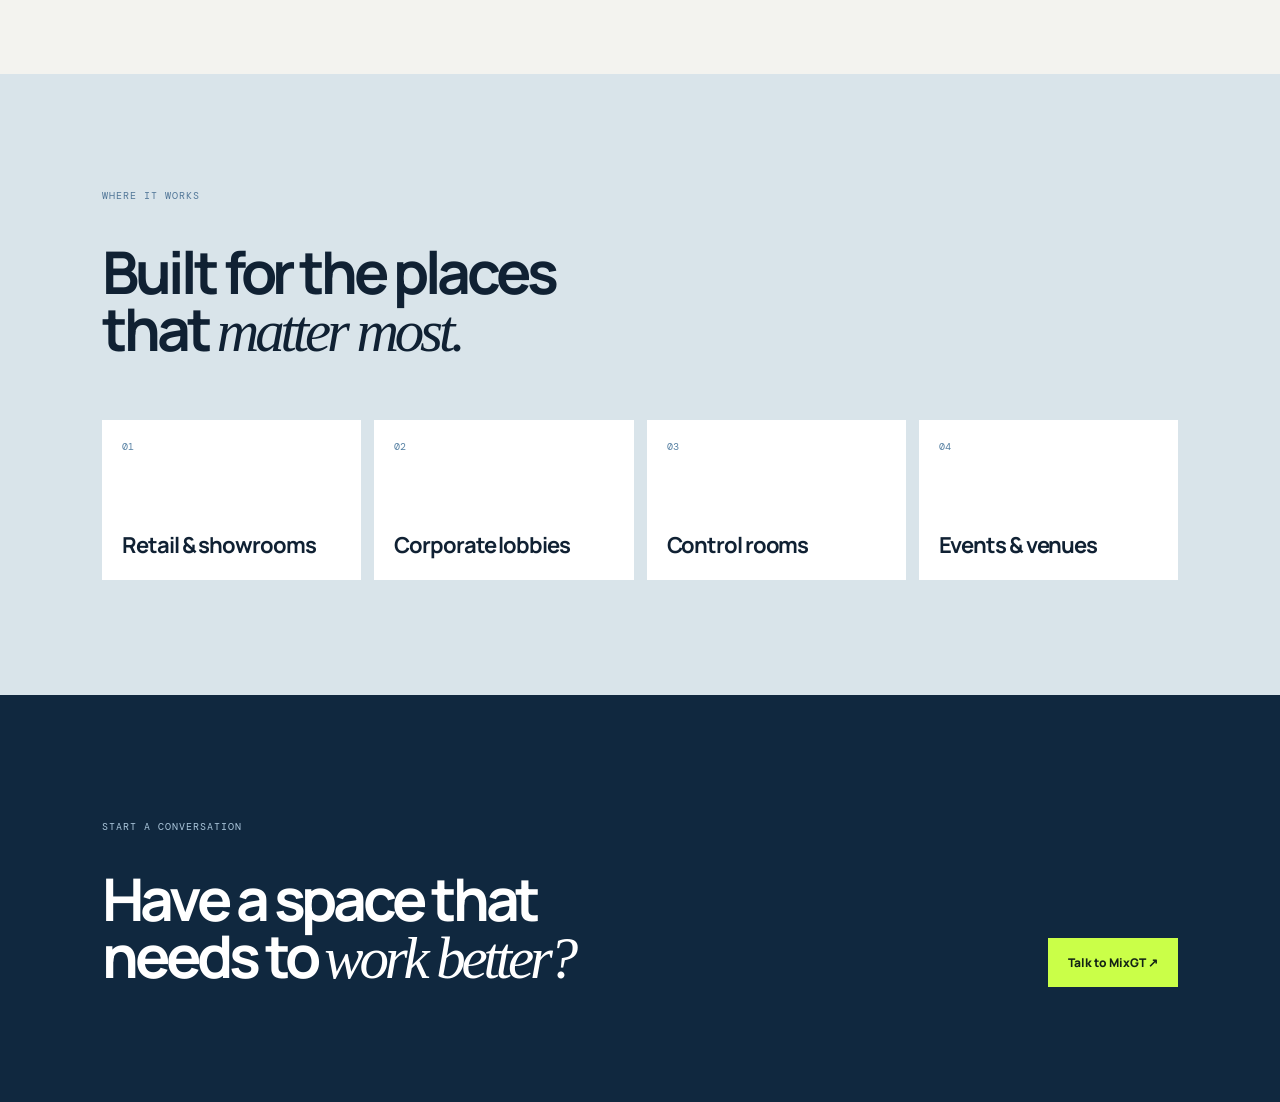
<file: solutions.html>
<!doctype html><html lang="en"><head><meta charset="UTF-8" /><meta name="viewport" content="width=device-width, initial-scale=1.0" /><title>MixGT | Solutions</title><link rel="preconnect" href="https://fonts.googleapis.com" /><link rel="preconnect" href="https://fonts.gstatic.com" crossorigin /><link href="https://fonts.googleapis.com/css2?family=DM+Mono:wght@400;500&family=Manrope:wght@400;500;600;700;800&display=swap" rel="stylesheet" /><link rel="stylesheet" href="solution-page.css" /></head><body><header><a class="brand" href="index.html">▰ MIX<b>GT</b></a><a href="index.html#solutions">← Back to solutions</a></header><main><section class="hero"><p id="eyebrow"></p><h1 id="title"></h1><p id="intro"></p><a href="#explanation">See how we solve it ↓</a></section><section class="explain" id="explanation"><div class="intro"><p>THE REAL CHALLENGE</p><h2 id="problemTitle"></h2><p id="problemText"></p></div><div class="map"><article><span>01</span><h3>The problem</h3><p id="problem"></p></article><article><span>02</span><h3>Our response</h3><p id="response"></p></article><article><span>03</span><h3>The outcome</h3><p id="outcome"></p></article></div></section><section class="uses"><p>WHERE IT WORKS</p><h2>Built for the places<br />that <em>matter most.</em></h2><div id="applications"></div></section><section class="next"><div><p>START A CONVERSATION</p><h2>Have a space that<br />needs to <em>work better?</em></h2></div><a href="mailto:info@mixgt.com">Talk to MixGT ↗</a></section></main><script src="solution-page.js"></script></body></html>
</file>
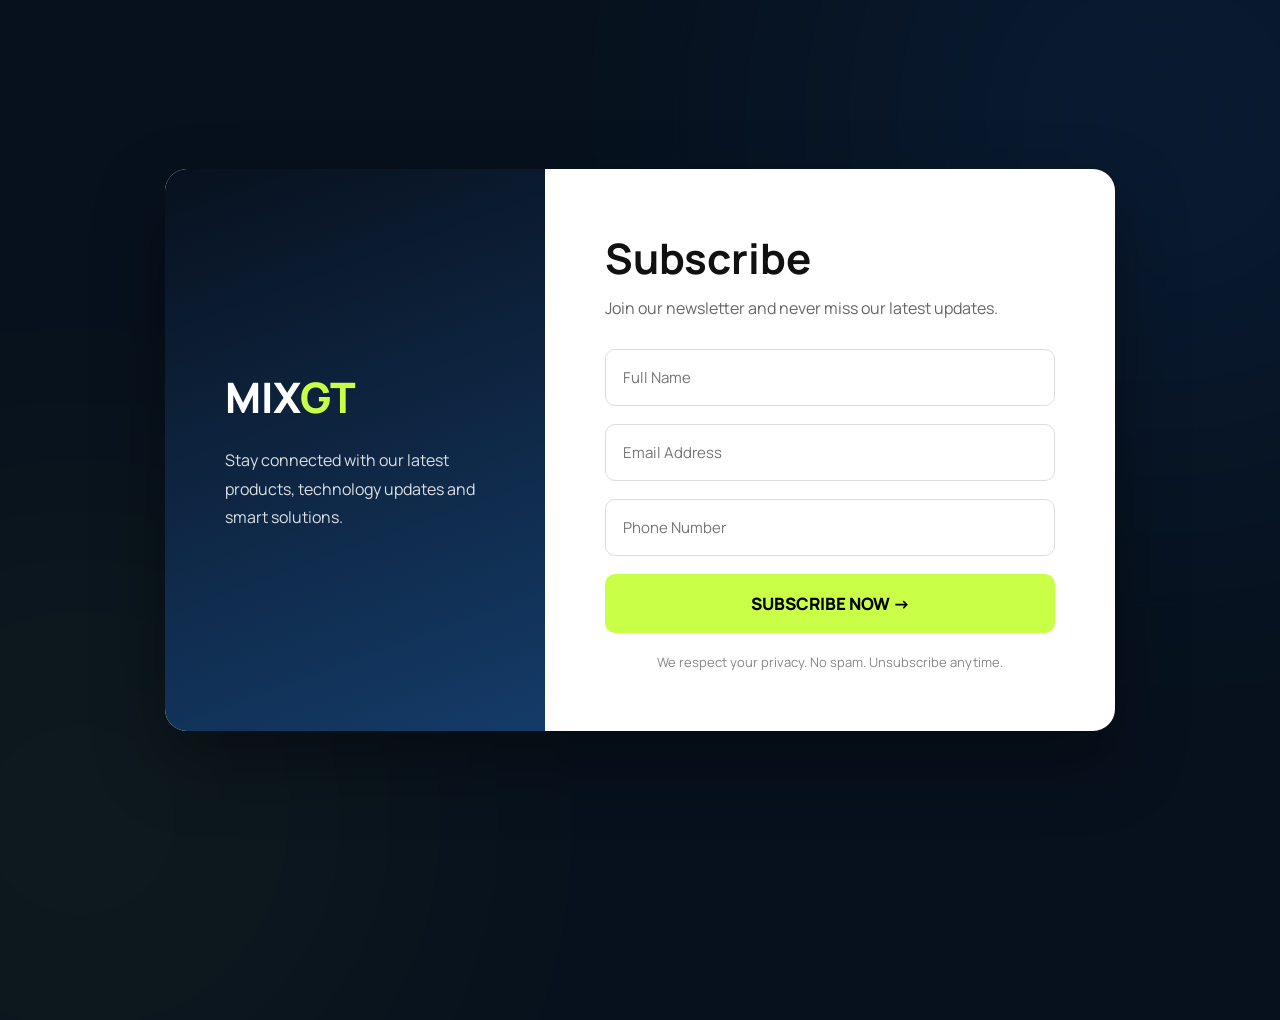
<file: subscribe.html>
<!DOCTYPE html>
<html lang="en">
<head>
<meta charset="UTF-8">
<meta name="viewport" content="width=device-width, initial-scale=1.0">
<title>Subscribe | MixGT</title>

<link href="https://fonts.googleapis.com/css2?family=Manrope:wght@300;400;600;700;800&display=swap" rel="stylesheet">

<style>
*{
    margin:0;
    padding:0;
    box-sizing:border-box;
    font-family:Manrope,sans-serif;
}

body{
    background:#07111d;
    min-height:100vh;
    display:flex;
    justify-content:center;
    align-items:center;
    overflow-x:hidden;
    position:relative;
}

body::before{
    content:"";
    position:absolute;
    width:600px;
    height:600px;
    background:#1b63c6;
    border-radius:50%;
    filter:blur(180px);
    opacity:.18;
    top:-180px;
    right:-180px;
}

body::after{
    content:"";
    position:absolute;
    width:400px;
    height:400px;
    background:#caff48;
    border-radius:50%;
    filter:blur(180px);
    opacity:.10;
    bottom:-120px;
    left:-120px;
}

.card{
    width:950px;
    max-width:92%;
    background:#fff;
    border-radius:22px;
    overflow:hidden;
    display:grid;
    grid-template-columns:40% 60%;
    box-shadow:0 30px 70px rgba(0,0,0,.35);
    position:relative;
    z-index:2;
}

.left{
    background:linear-gradient(160deg,#08111e,#143b68);
    color:#fff;
    padding:60px;
    display:flex;
    flex-direction:column;
    justify-content:center;
}

.logo{
    font-size:42px;
    font-weight:800;
}

.logo span{
    color:#caff48;
}

.tag{
    margin-top:20px;
    line-height:1.8;
    opacity:.85;
}

.right{
    padding:60px;
}

.right h1{
    color:#111;
    font-size:42px;
    margin-bottom:10px;
}

.right p{
    color:#666;
    margin-bottom:30px;
}

input{
    width:100%;
    padding:17px;
    margin-bottom:18px;
    border:1px solid #ddd;
    border-radius:10px;
    font-size:15px;
}

input:focus{
    outline:none;
    border-color:#1b63c6;
    box-shadow:0 0 0 4px rgba(27,99,198,.15);
}

button{
    width:100%;
    padding:18px;
    background:#caff48;
    border:none;
    border-radius:10px;
    font-size:17px;
    font-weight:800;
    cursor:pointer;
    transition:.3s;
}

button:hover{
    background:#b7ec37;
    transform:translateY(-2px);
}

.small{
    margin-top:20px;
    text-align:center;
    color:#888;
    font-size:13px;
}

.success{
    display:none;
    text-align:center;
    margin-top:30px;
    padding:25px;
    background:#f5fff0;
    border:1px solid #d7f5a2;
    border-radius:12px;
}

.success h2{
    color:#143b68;
    margin-bottom:10px;
}

.success p{
    color:#555;
    margin:0;
}

@media(max-width:850px){

.card{
grid-template-columns:1fr;
}

.left,
.right{
padding:40px;
}

}
</style>

</head>

<body>

<div class="card">

<div class="left">

<div class="logo">
MIX<span>GT</span>
</div>

<div class="tag">
Stay connected with our latest products,
technology updates and smart solutions.
</div>

</div>

<div class="right">

<h1>Subscribe</h1>

<p>
Join our newsletter and never miss our latest updates.
</p>

<form id="subscribeForm">

<input type="text" placeholder="Full Name" required>

<input type="email" placeholder="Email Address" required>

<input type="tel" placeholder="Phone Number" required>

<button type="submit">
SUBSCRIBE NOW →
</button>

</form>

<div class="success" id="success">

<h2>🎉 Welcome to MixGT!</h2>

<p>
Thank you for subscribing.<br>
You'll now receive our latest products, technology updates, project highlights, and exclusive insights.
</p>

</div>

<div class="small">
We respect your privacy. No spam. Unsubscribe anytime.
</div>

</div>

</div>

<script>

const form=document.getElementById("subscribeForm");
const success=document.getElementById("success");

form.addEventListener("submit", function(e){

e.preventDefault();

const inputs = form.querySelectorAll("input");

fetch("http://localhost:3000/subscribe", {
    method:"POST",
    headers:{
        "Content-Type":"application/json"
    },
    body:JSON.stringify({
        name: inputs[0].value,
        email: inputs[1].value,
        phone: inputs[2].value
    })
}).catch(() => {});

form.style.display="none";
success.style.display="block";

});



</script>

</body>
</html>
</file>
<file: catalog.css>
:root{--ink:#0c1420;--blue:#113e74;--paper:#f5f4ef;--lime:#caff48;--line:rgba(12,20,32,.16)}*{box-sizing:border-box}html{scroll-behavior:smooth}body{margin:0;background:var(--paper);color:var(--ink);font-family:Alexandria,Arial,sans-serif}.catalog-header{height:80px;padding:0 7vw;display:flex;align-items:center;justify-content:space-between;background:#0b1726;color:#fff}.catalog-brand{font:700 23px Arial,sans-serif;letter-spacing:-1.5px;text-decoration:none;color:#fff;direction:ltr}.catalog-brand span:not(.mark){color:#519cff}.mark{color:var(--lime);margin-left:5px;font-size:18px}.back-link{color:#fff;text-decoration:none;font-size:12px}.back-link b{color:var(--lime);margin-right:11px}.catalog-hero{padding:100px 7vw 110px;background:linear-gradient(119deg,#0b1726 0%,#0f3761 70%,#183b5d);color:#fff;position:relative;overflow:hidden}.catalog-hero:after{content:"";position:absolute;width:490px;height:490px;border:1px solid rgba(202,255,72,.6);border-radius:50%;left:-150px;top:-230px;box-shadow:0 0 0 55px rgba(202,255,72,.09),0 0 0 110px rgba(202,255,72,.06)}.eyebrow{font:10px "DM Mono",monospace;letter-spacing:.1em;color:#8eaecf;margin:0;text-transform:uppercase}.catalog-hero h1,.catalog-cta h2{font-size:clamp(48px,7vw,94px);letter-spacing:-.08em;line-height:1.1;margin:36px 0 24px;position:relative;z-index:1}.catalog-hero h1 em,.catalog-cta h2 em{font-family:serif;font-weight:400}.catalog-hero>p:last-child{font-size:15px;line-height:2;max-width:460px;color:#d1dfeb;position:relative;z-index:1}.brands-section,.products-section{padding:100px 7vw}.section-title{display:flex;align-items:center;justify-content:space-between;margin-bottom:45px}.section-title p{font:11px "DM Mono",monospace;letter-spacing:.06em;margin:0}.section-title span{font-size:12px;color:#596574}.brand-grid{display:grid;grid-template-columns:repeat(3,1fr);gap:14px}.brand-card{border:1px solid var(--line);background:#fff;min-height:145px;display:flex;align-items:center;justify-content:center;position:relative;cursor:pointer;overflow:hidden;transition:.2s}.brand-card:after{content:"↙";position:absolute;bottom:14px;left:16px;font:16px Arial;color:#4c89cd;opacity:0;transform:translate(7px,-7px);transition:.2s}.brand-card:hover,.brand-card.active{transform:translateY(-4px);border-color:#4c89cd;box-shadow:0 13px 30px rgba(12,20,32,.08)}.brand-card:hover:after,.brand-card.active:after{opacity:1;transform:translate(0)}.brand-logo{font:bold 32px Arial,sans-serif;letter-spacing:-2px;direction:ltr}.brand-logo.samsung{letter-spacing:4px;font-size:27px}.brand-logo.absen{color:#e66e23}.brand-logo.fabulux{color:#236498;font-size:20px}.brand-logo.cletech{font-weight:400;color:#777}.brand-logo.leyard,.brand-logo.everyvue,.brand-logo.peerless{color:#bd3a37;font-size:24px}.brand-logo.nexvoo{color:#575757}.brand-logo.par{font-size:45px;color:#2c4c75}.products-section{background:#e0e6eb}.products-heading{display:flex;align-items:end;justify-content:space-between;margin-bottom:43px}.products-heading h2{font-size:48px;letter-spacing:-.06em;margin:18px 0 0}.clear-filter{border:0;background:none;font:12px Alexandria;color:#2868aa;cursor:pointer}.product-grid{display:grid;grid-template-columns:repeat(3,1fr);gap:18px}.product-card{border:0;text-align:right;background:#fff;cursor:pointer;padding:0;transition:.2s;overflow:hidden}.product-card:hover{transform:translateY(-5px);box-shadow:0 15px 34px rgba(12,20,32,.12)}.product-art{height:180px;background:var(--art,#1a4067);position:relative;overflow:hidden;padding:18px;color:#fff}.product-art:before{content:"";position:absolute;width:135px;height:85px;border:6px solid rgba(255,255,255,.78);border-radius:4px;left:50%;top:52%;transform:translate(-50%,-50%);box-shadow:0 22px 0 -18px rgba(255,255,255,.78)}.product-art:after{content:"";position:absolute;width:280px;height:280px;border:1px solid rgba(202,255,72,.7);border-radius:50%;left:-120px;top:-170px}.product-art span{font:10px "DM Mono";letter-spacing:.08em;position:relative;z-index:1}.product-card-content{padding:20px}.product-card p{font:10px "DM Mono";letter-spacing:.07em;color:#5584b5;margin:0 0 10px}.product-card h3{font-size:19px;letter-spacing:-.04em;margin:0 0 10px}.product-card small{font-size:11px;color:#687482}.card-arrow{float:left;font-size:20px;color:#397ec0}.catalog-cta{padding:105px 7vw;background:#0e2035;color:#fff;display:flex;align-items:end;justify-content:space-between}.catalog-cta h2{font-size:clamp(38px,5vw,70px);margin-bottom:0}.catalog-cta a{background:var(--lime);color:#132315;padding:16px 20px;text-decoration:none;font-size:12px;font-weight:700}.catalog-cta a span{margin-right:24px}.modal{position:fixed;inset:0;z-index:10;opacity:0;visibility:hidden;transition:.2s}.modal.open{opacity:1;visibility:visible}.modal-backdrop{position:absolute;inset:0;background:rgba(5,13,23,.7);backdrop-filter:blur(4px)}.modal-card{position:absolute;inset:5vh 8vw;display:grid;grid-template-columns:42% 58%;background:var(--paper);overflow:auto;transform:translateY(20px);transition:.25s}.modal.open .modal-card{transform:translateY(0)}.modal-close{position:absolute;top:17px;left:17px;z-index:2;border:0;background:#fff;width:34px;height:34px;border-radius:50%;font-size:24px;cursor:pointer}.modal-visual{background:#113e74;min-height:100%;padding:38px;color:#fff;position:relative;overflow:hidden}.modal-visual:after{content:"";position:absolute;width:460px;height:460px;border:1px solid var(--lime);border-radius:50%;bottom:-280px;right:-190px;box-shadow:0 0 0 45px rgba(202,255,72,.09)}.modal-visual>span{font:12px "DM Mono";letter-spacing:.1em}.screen-shape{position:absolute;width:72%;aspect-ratio:16/9;border:9px solid rgba(255,255,255,.85);left:14%;top:30%;box-shadow:0 34px 0 -26px rgba(255,255,255,.85)}.modal-content{padding:54px 9%}.modal-content h2{font-size:44px;letter-spacing:-.07em;margin:19px 0}.modal-description{font-size:14px;line-height:2;color:#4d5965;max-width:500px}.spec-note{font-size:10px;line-height:1.6;color:#7c8790;background:#e6ebee;padding:10px 12px;margin:25px 0}dl{display:grid;grid-template-columns:1fr 1fr;margin:0;border-top:1px solid var(--line)}dl div{padding:14px 0;border-bottom:1px solid var(--line)}dt{font-size:11px;color:#65717e}dd{margin:5px 0 0;font-size:13px;font-weight:600}.use-case{padding-top:24px}.use-case span{font-size:11px;color:#397fc0}.use-case p{font-size:13px;line-height:1.8;margin:8px 0}.quote-link{display:inline-block;margin-top:15px;text-decoration:none;background:var(--blue);color:white;padding:14px 18px;font-size:12px}.quote-link b{margin-right:20px;color:var(--lime)}
@media(max-width:700px){.catalog-header{padding:0 6vw;height:68px}.catalog-hero{padding:74px 6vw 82px}.catalog-hero h1{font-size:14vw;margin:28px 0 18px}.brands-section,.products-section{padding:70px 6vw}.section-title{display:block}.section-title span{display:block;margin-top:14px;line-height:1.8}.brand-grid,.product-grid{grid-template-columns:repeat(2,1fr);gap:10px}.brand-card{min-height:105px}.brand-logo{font-size:22px}.brand-logo.par{font-size:34px}.products-heading h2{font-size:34px}.product-art{height:132px}.product-card-content{padding:15px}.product-card h3{font-size:15px}.catalog-cta{display:block;padding:76px 6vw}.catalog-cta h2{font-size:12vw;margin:28px 0 35px}.modal-card{inset:2vh 3vw;display:block}.modal-visual{min-height:220px;padding:28px}.screen-shape{top:31%;width:60%;left:20%}.modal-content{padding:36px 8%}.modal-content h2{font-size:32px}.modal-close{top:12px;left:12px}dl{grid-template-columns:1fr}.modal-description{font-size:13px}}
html[lang="en"] body{direction:ltr}html[lang="en"] .catalog-header,html[lang="en"] .section-title,html[lang="en"] .products-heading,html[lang="en"] .catalog-cta{direction:ltr}html[lang="en"] .mark{margin-left:0;margin-right:5px}html[lang="en"] .back-link b{margin-right:0;margin-left:11px}html[lang="en"] .catalog-hero:after{left:auto;right:-150px}html[lang="en"] .brand-card:after{content:"↗";left:auto;right:16px;transform:translate(-7px,7px)}html[lang="en"] .product-card{text-align:left}html[lang="en"] .product-art:after{left:auto;right:-120px}html[lang="en"] .card-arrow{float:right}html[lang="en"] .catalog-cta a span,html[lang="en"] .quote-link b{margin-right:0;margin-left:20px}html[lang="en"] .modal-close{left:auto;right:17px}html[lang="en"] .modal-visual:after{left:-190px;right:auto}
</file>
<file: solution-page.css>
:root{--ink:#102133;--paper:#f3f3ef;--line:rgba(16,33,51,.15);--lime:#caff48}*{box-sizing:border-box}body{margin:0;color:var(--ink);background:var(--paper);font-family:Manrope,Arial,sans-serif}header{height:82px;background:#0c1b2c;color:#fff;display:flex;justify-content:space-between;align-items:center;padding:0 8vw}header a{color:#fff;text-decoration:none;font-size:12px}.brand{font-size:23px!important;font-weight:800;letter-spacing:-1.5px}.brand:first-letter{color:var(--lime)}.brand b{color:#579fff}.hero{background:#164e81;color:#fff;min-height:560px;padding:115px 8vw 85px;position:relative;overflow:hidden}.hero:after{content:"";position:absolute;width:43%;height:100%;right:0;top:0;background:repeating-linear-gradient(90deg,rgba(255,255,255,.1) 0 1px,transparent 1px 36px),linear-gradient(135deg,transparent 0 51%,rgba(202,255,72,.8) 51% 54%,transparent 54%)}.hero p,.explain .intro>p:first-child,.uses>p,.next p{font:10px "DM Mono";letter-spacing:.1em}.hero>p:first-child{color:#bfd4e6}.hero h1{font-size:clamp(55px,8vw,110px);letter-spacing:-.09em;line-height:.88;max-width:800px;margin:55px 0 25px;position:relative;z-index:1}.hero>p:not(:first-child){font-size:15px;line-height:1.8;color:#d5e2ec;max-width:480px;position:relative;z-index:1}.hero>a{display:inline-block;margin-top:35px;color:var(--lime);border-bottom:1px solid var(--lime);padding-bottom:8px;text-decoration:none;font-size:12px;font-weight:700;position:relative;z-index:1}.explain{padding:120px 8vw}.intro{display:grid;grid-template-columns:20% 1fr 35%;gap:25px}.intro>p:first-child,.uses>p{color:#527798;margin:0}.intro h2,.uses h2,.next h2{font-size:clamp(35px,4.6vw,67px);letter-spacing:-.07em;line-height:.96;margin:0}.intro>p:last-child{font-size:14px;line-height:1.8;color:#586674;margin:5px 0}.map{display:grid;grid-template-columns:repeat(3,1fr);border-left:1px solid var(--line);border-top:1px solid var(--line);margin-top:100px}.map article{padding:26px;min-height:230px;border-right:1px solid var(--line);border-bottom:1px solid var(--line)}.map span{font:10px "DM Mono";color:#4982b7}.map h3{font-size:24px;letter-spacing:-.05em;margin:52px 0 12px}.map p{font-size:13px;line-height:1.7;color:#596775;margin:0}.uses{background:#d9e4ea;padding:115px 8vw}.uses h2{margin:42px 0 60px}.uses em,.next em{font-family:Georgia,serif;font-weight:400}.uses>div{display:grid;grid-template-columns:repeat(4,1fr);gap:13px}.uses>div div{min-height:160px;background:#fff;padding:20px;display:flex;flex-direction:column;justify-content:space-between}.uses span{font:10px "DM Mono";color:#5781a3}.uses b{font-size:22px;letter-spacing:-.05em}.next{background:#10283f;color:#fff;padding:115px 8vw;display:flex;align-items:end;justify-content:space-between}.next p{color:#acc7dc}.next h2{margin:38px 0 0}.next a{background:var(--lime);color:#132315;text-decoration:none;padding:16px 20px;font-size:12px;font-weight:800}@media(max-width:700px){header{height:70px;padding:0 6vw}.hero,.explain,.uses,.next{padding-left:6vw;padding-right:6vw}.hero{padding-top:90px;min-height:500px}.hero h1{font-size:15vw;margin:45px 0 22px}.intro{display:block}.intro>p:last-child{margin-top:24px}.map{display:block;margin-top:50px}.map article{min-height:auto}.map h3{margin:25px 0 12px}.uses>div{grid-template-columns:1fr 1fr}.next{display:block}.next h2{font-size:12vw}.next a{display:inline-block;margin-top:35px}}
</file>
